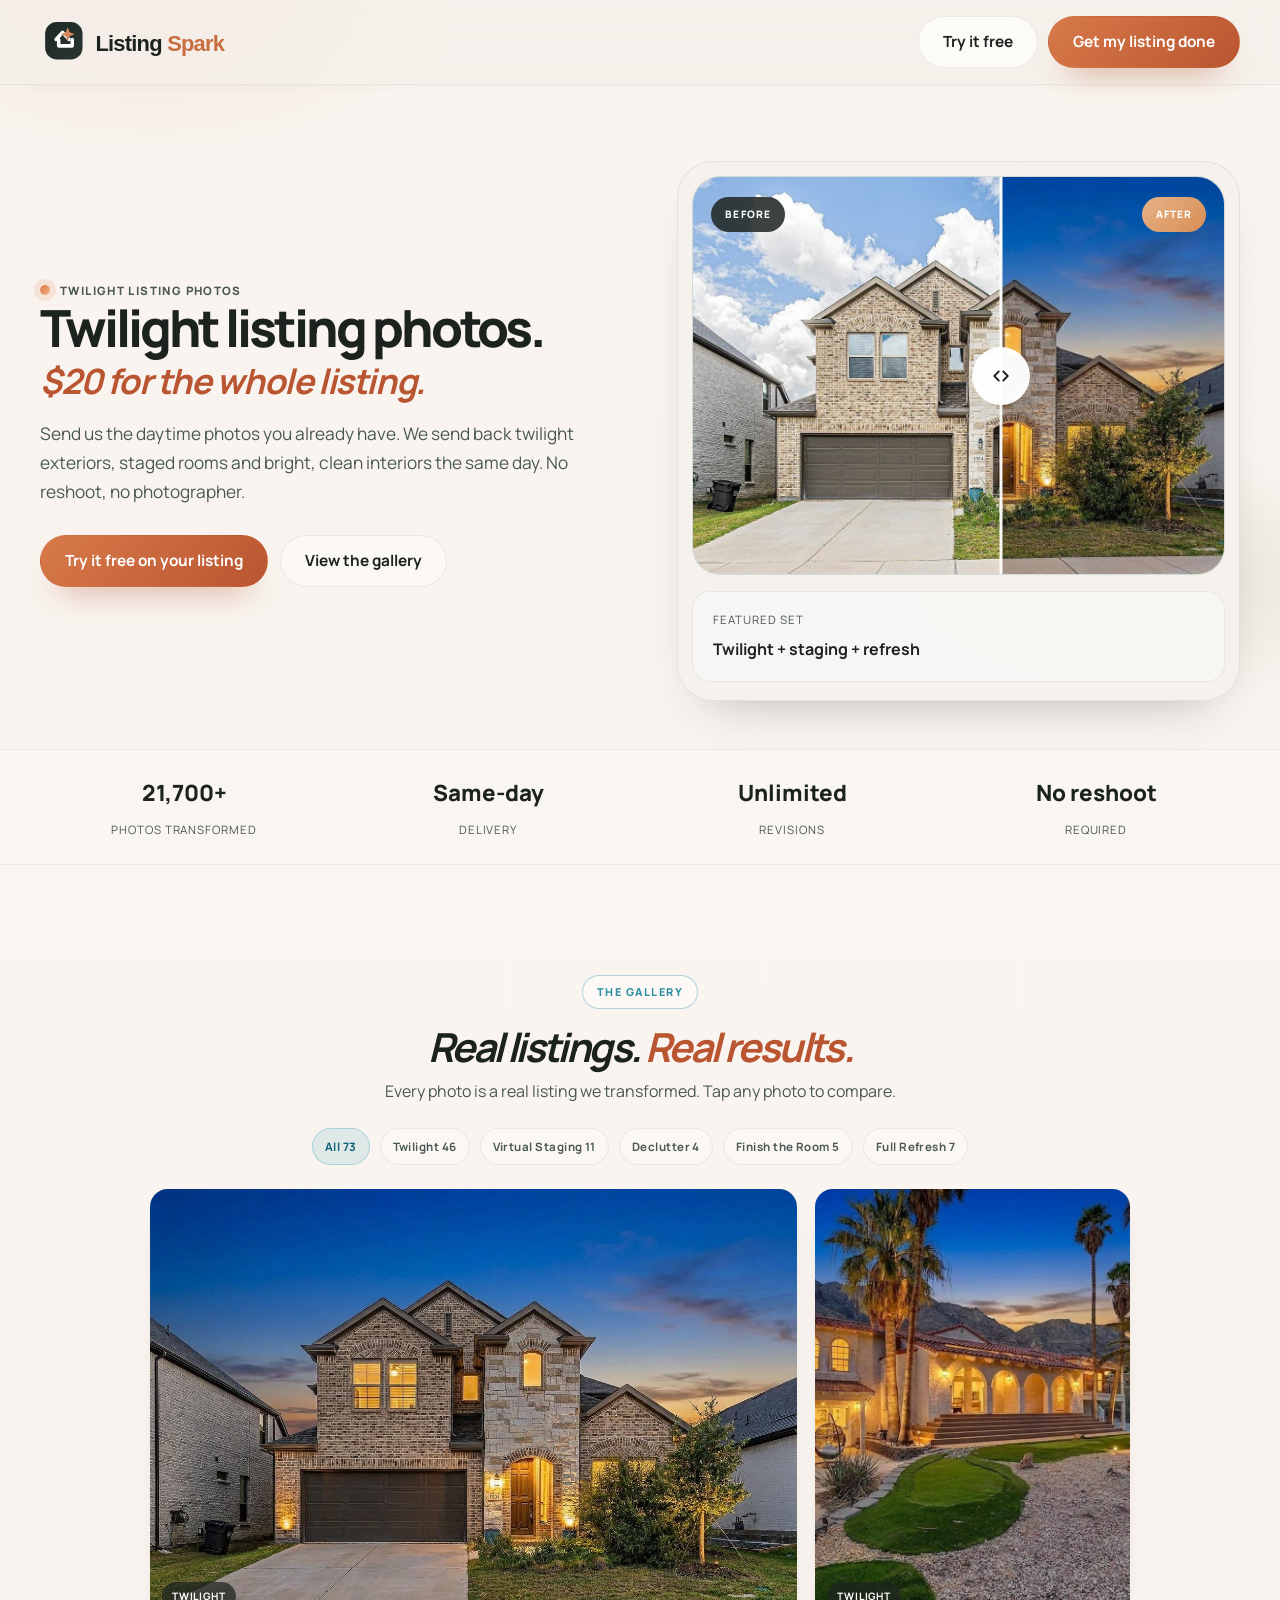
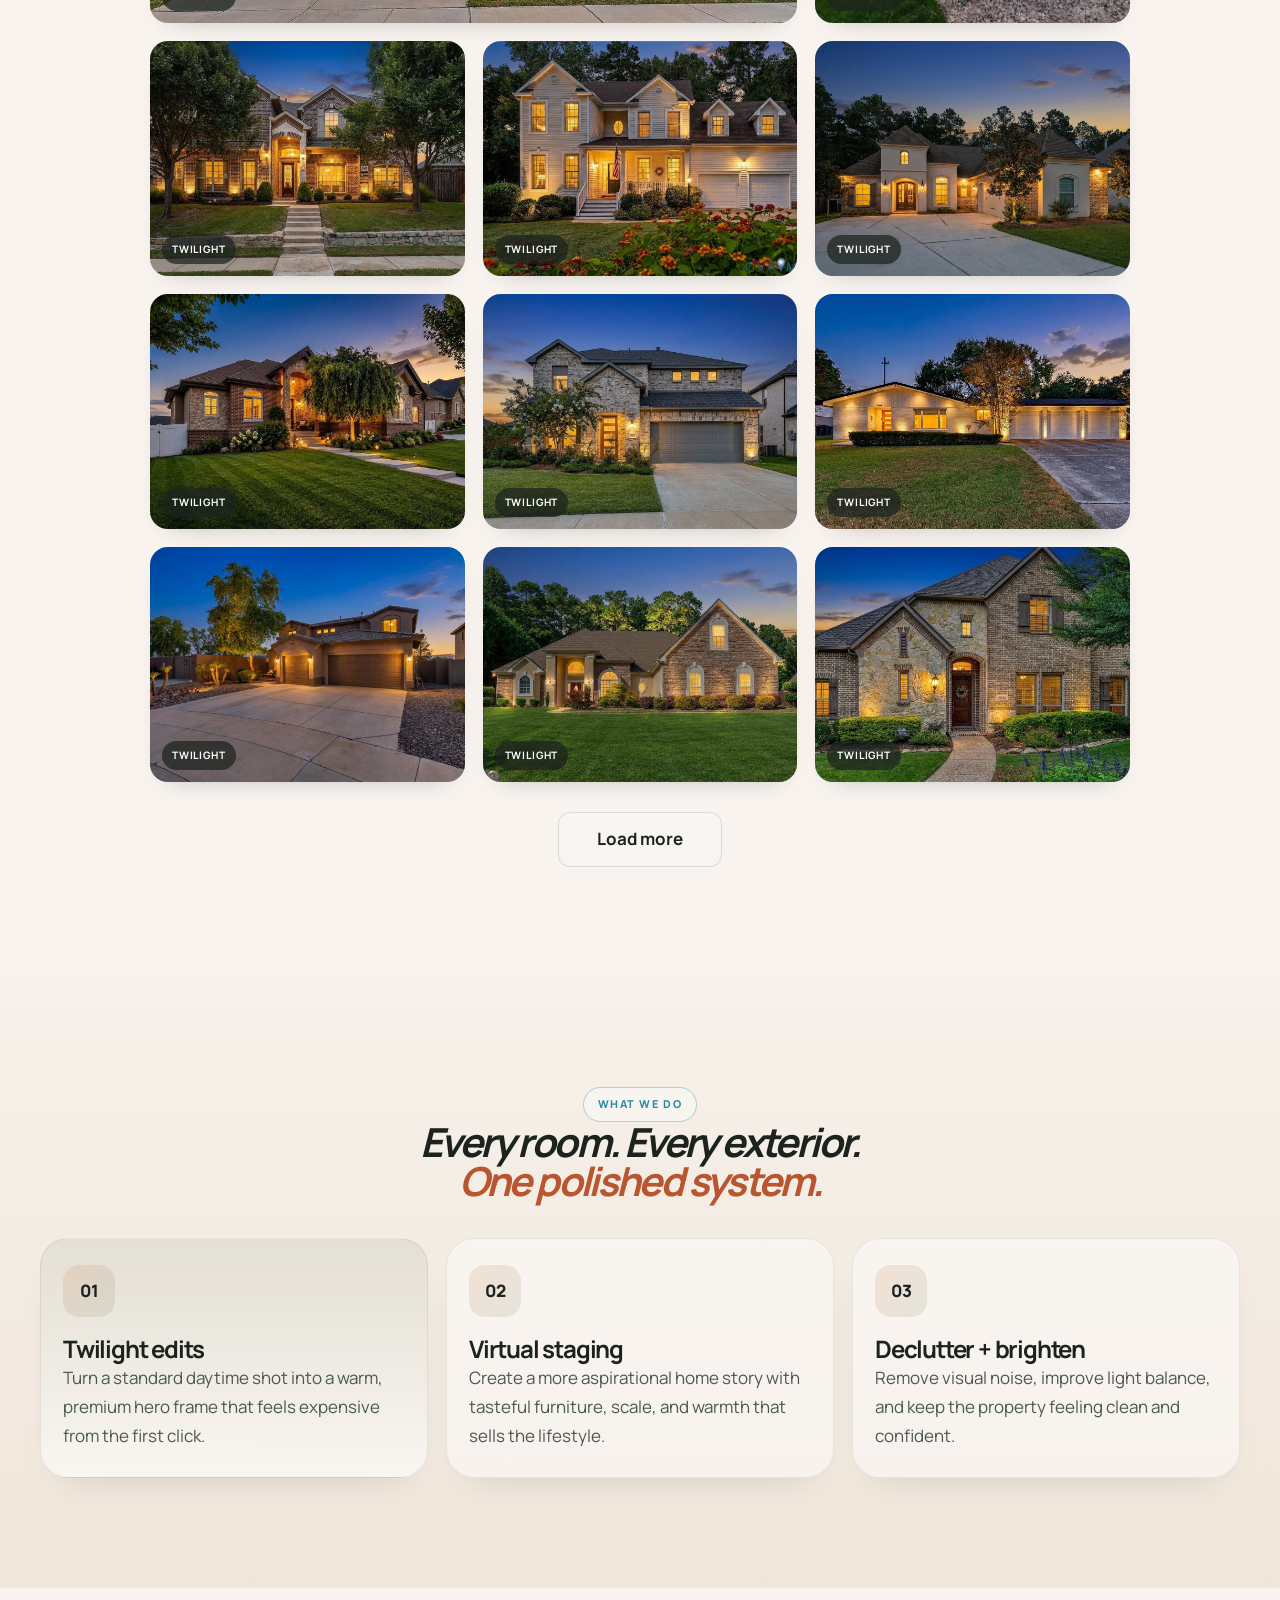
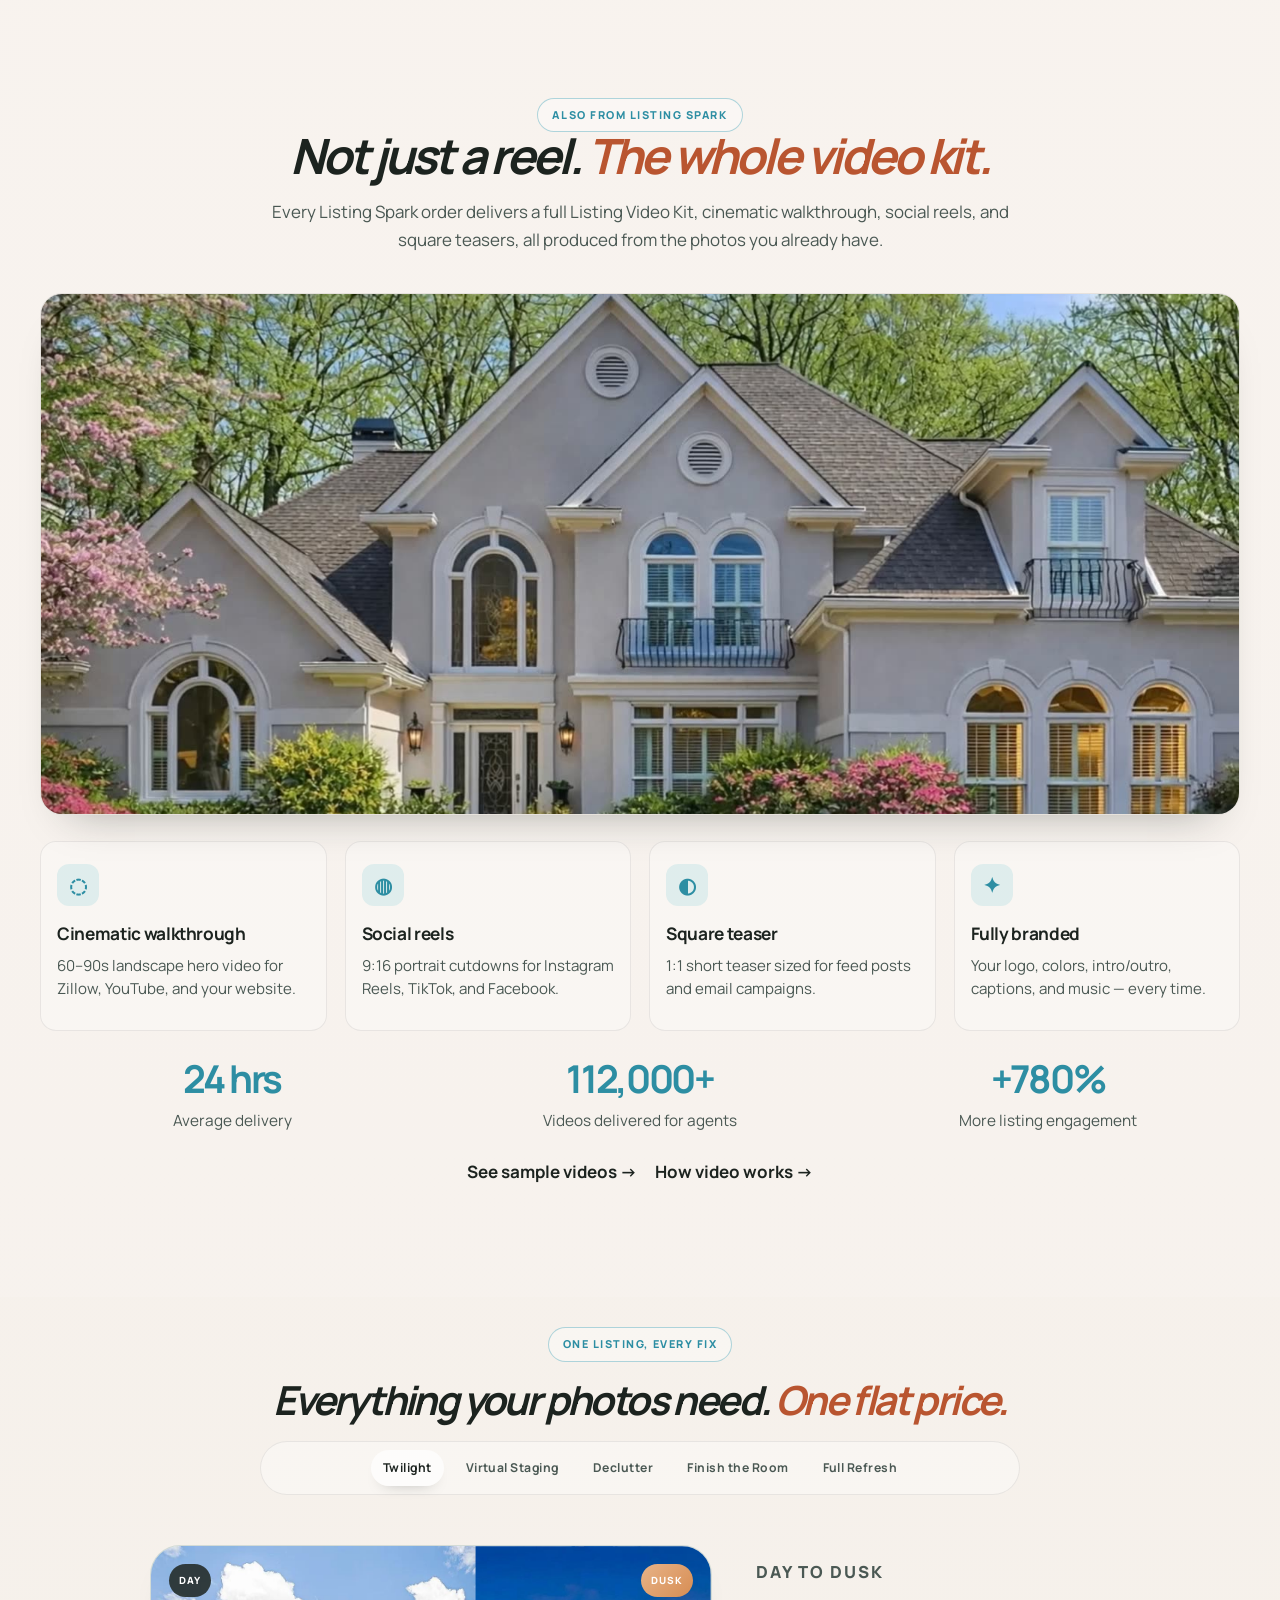
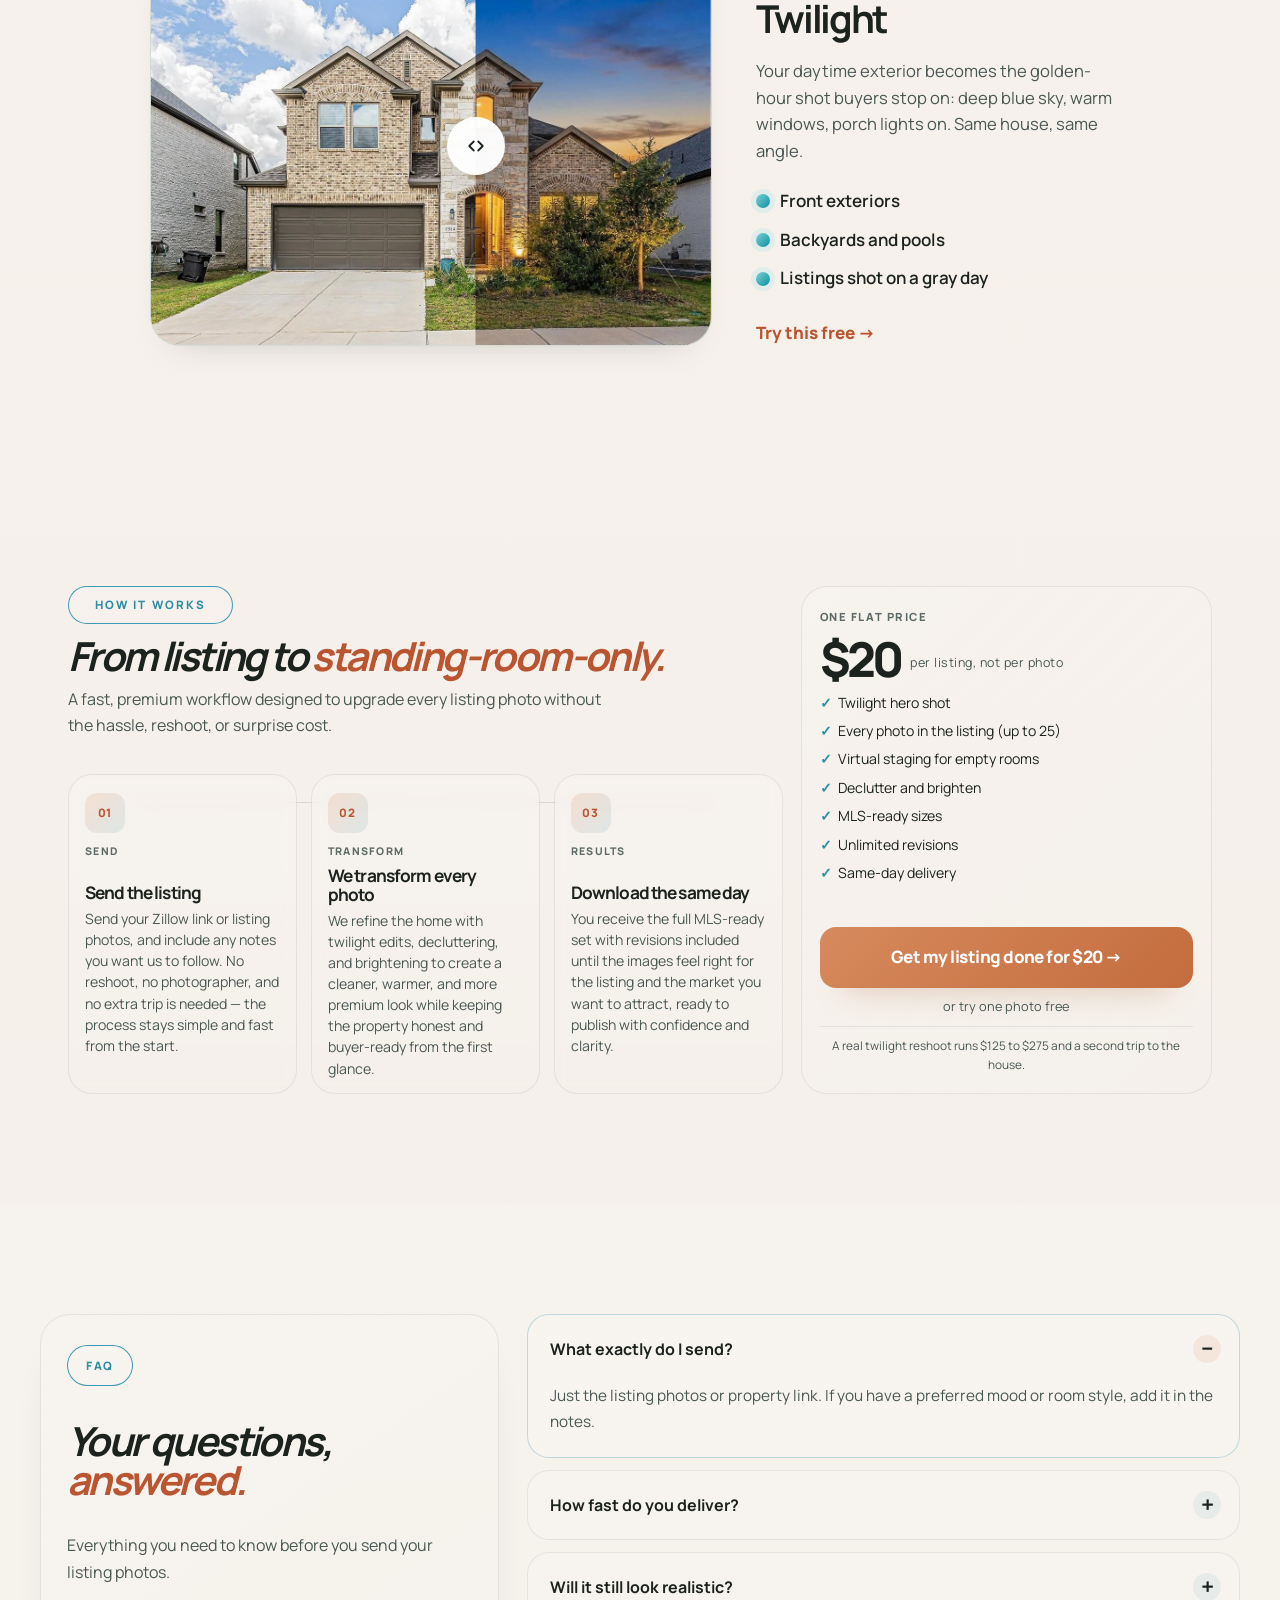
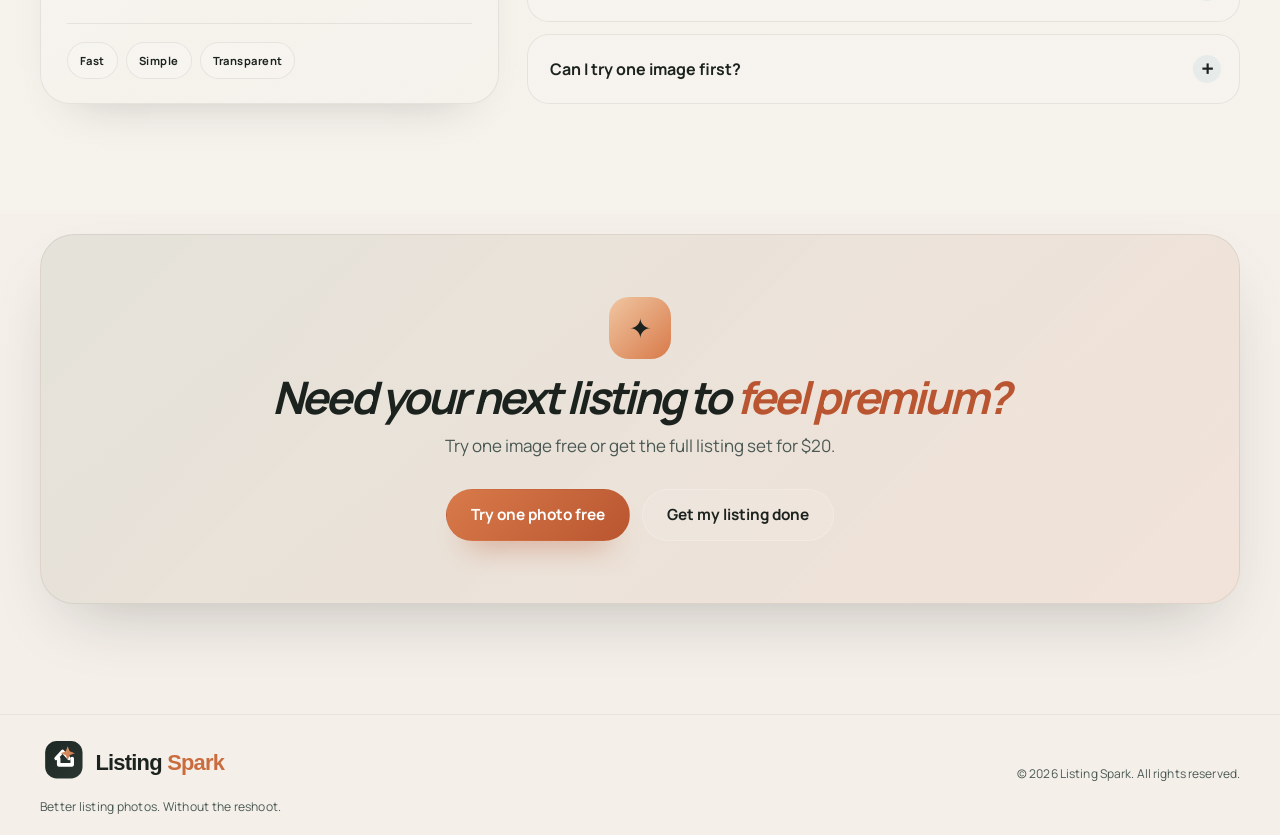
<file: site/listingspark-site/index.html>
<!doctype html>
<html lang="en">
<head>
  <meta charset="utf-8">
  <meta name="viewport" content="width=device-width, initial-scale=1">
  <title>Listing Spark | Twilight Listing Photos</title>
  <meta name="description" content="Twilight listing photos, real before-and-after transformations, and premium listing presentation for modern real estate agents.">
  <meta name="theme-color" content="#f4efe9">
  <link rel="icon" href="assets/img/favicon.svg" type="image/svg+xml">
  <link rel="preconnect" href="https://fonts.googleapis.com">
  <link rel="preconnect" href="https://fonts.gstatic.com" crossorigin>
  <link href="https://fonts.googleapis.com/css2?family=Manrope:wght@400;500;600;700;800&family=Playfair+Display:wght@600;700;800&display=swap" rel="stylesheet">
  <link rel="stylesheet" href="assets/css/styles.css?v=20261030">
</head>
<body>
  <a class="skip" href="#main">Skip to content</a>

  <header class="site-header">
    <div class="wrap topbar">
      <a href="#top" class="brand" aria-label="Listing Spark home">
        <img class="brand-logo" src="assets/img/listing-spark-logo.svg" alt="Listing Spark" />
      </a>

      <div class="header-actions">
        <a class="btn btn-soft" href="#start">Try it free</a>
        <a class="btn btn-primary" href="#start">Get my listing done</a>
      </div>
    </div>
  </header>

  <main id="main">
    <section class="hero-shell">
      <div class="wrap hero-grid">
        <div class="hero-copy">
          <p class="eyebrow"><span class="eyebrow-dot"></span> Twilight listing photos</p>
          <h1><span class="heading-split__main">Twilight listing photos.</span><br><span class="heading-split__accent hero-accent">$20 for the whole listing.</span></h1>
          <p class="hero-lead">Send us the daytime photos you already have. We send back twilight exteriors, staged rooms and bright, clean interiors the same day. No reshoot, no photographer.</p>

          <div class="hero-actions">
            <a class="btn btn-primary" href="#start">Try it free on your listing</a>
            <a class="btn btn-ghost" href="#work">View the gallery</a>
          </div>

        </div>

        <div class="hero-visual">
          <div class="hero-panel">
            <div class="compare" data-compare style="--pos:58%">
              <img src="assets/img/gallery/twilight/1-before.jpg" alt="Before listing image" fetchpriority="high">
              <div class="compare__after">
                <img src="assets/img/gallery/twilight/1-after.jpg" alt="After listing image">
              </div>
              <span class="tag tag-left">Before</span>
              <span class="tag tag-right">After</span>
              <div class="compare__handle" aria-hidden="true">
                <svg viewBox="0 0 24 24" width="18" height="18" fill="none" stroke="currentColor" stroke-width="2.4" stroke-linecap="round" stroke-linejoin="round"><path d="M9 6l-6 6 6 6M15 6l6 6-6 6"/></svg>
              </div>
              <input class="compare__range" type="range" min="0" max="100" value="58" aria-label="Compare before and after listing photo">
            </div>

            <div class="hero-meta">
              <div>
                <span>Featured set</span>
                <strong>Twilight + staging + refresh</strong>
              </div>
            </div>
          </div>
        </div>
      </div>
    </section>

    <section class="brand-strip">
      <div class="wrap brand-strip__grid">
        <div><strong>21,700+</strong><span>photos transformed</span></div>
        <div><strong>Same-day</strong><span>delivery</span></div>
        <div><strong>Unlimited</strong><span>revisions</span></div>
        <div><strong>No reshoot</strong><span>required</span></div>
      </div>
    </section>

    <section class="section work-section" id="work">
      <div class="wrap gallery-wrap">
        <div class="gallery-header">
          <div class="gallery-kicker">The gallery</div>
          <h2><span class="heading-split__main">Real listings.</span> <span class="heading-split__accent">Real results.</span></h2>
          <p>Every photo is a real listing we transformed. Tap any photo to compare.</p>
        </div>

        <div class="gallery-tabs" aria-label="Gallery categories">
          <button class="gallery-tab is-active" type="button" data-filter="all">All 73</button>
          <button class="gallery-tab" type="button" data-filter="twilight">Twilight 46</button>
          <button class="gallery-tab" type="button" data-filter="staging">Virtual Staging 11</button>
          <button class="gallery-tab" type="button" data-filter="declutter">Declutter 4</button>
          <button class="gallery-tab" type="button" data-filter="finish">Finish the Room 5</button>
          <button class="gallery-tab" type="button" data-filter="refresh">Full Refresh 7</button>
        </div>

        <div class="mosaic" data-gallery></div>

        <button class="gallery-more" type="button">Load more</button>
      </div>
    </section>

    <section class="section services-section" id="services">
      <div class="wrap">
        <div class="section-head section-head--center">
          <div class="gallery-kicker">What we do</div>
          <h2><span class="heading-split__main">Every room. Every exterior.</span><br><span class="heading-split__accent">One polished system.</span></h2>
        </div>

        <div class="service-grid">
          <article class="service-card accent">
            <div class="service-icon">01</div>
            <h3>Twilight edits</h3>
            <p>Turn a standard daytime shot into a warm, premium hero frame that feels expensive from the first click.</p>
          </article>

          <article class="service-card">
            <div class="service-icon">02</div>
            <h3>Virtual staging</h3>
            <p>Create a more aspirational home story with tasteful furniture, scale, and warmth that sells the lifestyle.</p>
          </article>

          <article class="service-card">
            <div class="service-icon">03</div>
            <h3>Declutter + brighten</h3>
            <p>Remove visual noise, improve light balance, and keep the property feeling clean and confident.</p>
          </article>
        </div>
      </div>
    </section>

    <section class="section video-kit-section">
      <div class="wrap video-kit-wrap">
        <div class="section-head section-head--center">
          <div class="gallery-kicker">ALSO FROM LISTING SPARK</div>
          <h2><span class="heading-split__main">Not just a reel.</span> <span class="heading-split__accent">The whole video kit.</span></h2>
          <p>Every Listing Spark order delivers a full Listing Video Kit, cinematic walkthrough, social reels, and square teasers, all produced from the photos you already have.</p>
        </div>

        <div class="video-shell">
          <video class="video-preview" autoplay muted loop playsinline poster="assets/img/video-poster.jpg">
            <source src="assets/video/EtchingOverlookHero.mp4" type="video/mp4">
          </video>
        </div>

        <div class="video-features">
          <article class="feature-card">
            <div class="feature-icon">◌</div>
            <h3>Cinematic walkthrough</h3>
            <p>60–90s landscape hero video for Zillow, YouTube, and your website.</p>
          </article>

          <article class="feature-card">
            <div class="feature-icon">◍</div>
            <h3>Social reels</h3>
            <p>9:16 portrait cutdowns for Instagram Reels, TikTok, and Facebook.</p>
          </article>

          <article class="feature-card">
            <div class="feature-icon">◐</div>
            <h3>Square teaser</h3>
            <p>1:1 short teaser sized for feed posts and email campaigns.</p>
          </article>

          <article class="feature-card">
            <div class="feature-icon">✦</div>
            <h3>Fully branded</h3>
            <p>Your logo, colors, intro/outro, captions, and music — every time.</p>
          </article>
        </div>

        <div class="video-stats">
          <div><strong>24 hrs</strong><span>Average delivery</span></div>
          <div><strong>112,000+</strong><span>Videos delivered for agents</span></div>
          <div><strong>+780%</strong><span>More listing engagement</span></div>
        </div>

        <div class="video-links">
          <a href="#start">See sample videos →</a>
          <a href="#process">How video works →</a>
        </div>
      </div>
    </section>

    <section class="section service-showcase-section" id="pricing">
      <div class="wrap flat-price-wrap">
        <div class="flat-price-header">
          <div class="gallery-kicker">One listing, every fix</div>
          <h2><span class="heading-split__main">Everything your photos need.</span> <span class="heading-split__accent">One flat price.</span></h2>
        </div>

        <div class="service-category-pills" aria-label="Service categories">
          <button class="category-pill is-active" type="button" data-service="twilight">Twilight</button>
          <button class="category-pill" type="button" data-service="staging">Virtual Staging</button>
          <button class="category-pill" type="button" data-service="declutter">Declutter</button>
          <button class="category-pill" type="button" data-service="finish">Finish the Room</button>
          <button class="category-pill" type="button" data-service="refresh">Full Refresh</button>
        </div>

        <div class="showcase-card">
          <div class="showcase-compare" data-compare style="--pos:58%">
            <img src="assets/img/gallery/twilight/1-before.jpg" alt="Before listing image" loading="lazy">
            <div class="compare__after">
              <img src="assets/img/gallery/twilight/1-after.jpg" alt="After listing image" loading="lazy">
            </div>
            <span class="tag tag-left">Day</span>
            <span class="tag tag-right">Dusk</span>
            <div class="compare__handle" aria-hidden="true">
              <svg viewBox="0 0 24 24" width="18" height="18" fill="none" stroke="currentColor" stroke-width="2.4" stroke-linecap="round" stroke-linejoin="round"><path d="M9 6l-6 6 6 6M15 6l6 6-6 6"/></svg>
            </div>
            <input class="compare__range" type="range" min="0" max="100" value="58" aria-label="Compare before and after listing photo">
          </div>

          <div class="showcase-copy">
            <p class="showcase-label">Day to dusk</p>
            <h3>Twilight</h3>
            <p>Your daytime exterior becomes the golden-hour shot buyers stop on: deep blue sky, warm windows, porch lights on. Same house, same angle.</p>

            <ul class="feature-list">
              <li>Front exteriors</li>
              <li>Backyards and pools</li>
              <li>Listings shot on a gray day</li>
            </ul>

            <a class="link-arrow" href="#start">Try this free →</a>
          </div>
        </div>
      </div>
    </section>

    <section class="section flow-redesign-section" aria-label="How it works">
      <div class="wrap flow-redesign">
        <div class="flow-redesign__layout">
          <div class="flow-redesign__main">
            <header class="flow-redesign__header">
              <p class="flow-redesign__eyebrow">HOW IT WORKS</p>
              <h2><span class="heading-split__main">From listing to</span> <span class="heading-split__accent">standing-room-only.</span></h2>
              <p class="flow-redesign__subtitle">A fast, premium workflow designed to upgrade every listing photo without the hassle, reshoot, or surprise cost.</p>
            </header>

            <div class="flow-redesign__journey" aria-label="Three-step listing transformation flow">
              <div class="flow-step flow-step--send">
                <div class="flow-step__badge">01</div>
                <div class="flow-step__content">
                  <span class="flow-step__label">Send</span>
                  <h3>Send the listing</h3>
                  <p>Send your Zillow link or listing photos, and include any notes you want us to follow. No reshoot, no photographer, and no extra trip is needed — the process stays simple and fast from the start.</p>
                </div>
              </div>

              <div class="flow-step flow-step--transform">
                <div class="flow-step__badge">02</div>
                <div class="flow-step__content">
                  <span class="flow-step__label">Transform</span>
                  <h3>We transform every photo</h3>
                  <p>We refine the home with twilight edits, decluttering, and brightening to create a cleaner, warmer, and more premium look while keeping the property honest and buyer-ready from the first glance.</p>
                </div>
              </div>

              <div class="flow-step flow-step--result">
                <div class="flow-step__badge">03</div>
                <div class="flow-step__content">
                  <span class="flow-step__label">Results</span>
                  <h3>Download the same day</h3>
                  <p>You receive the full MLS-ready set with revisions included until the images feel right for the listing and the market you want to attract, ready to publish with confidence and clarity.</p>
                </div>
              </div>
            </div>
          </div>

          <aside class="flow-redesign__offer" aria-label="Pricing offer">
            <div class="flow-offer__copy">
              <p class="flow-offer__kicker">One flat price</p>
              <div class="flow-offer__price-row">
                <span class="flow-offer__dollar">$20</span>
                <span class="flow-offer__meta">per listing, not per photo</span>
              </div>
              <ul class="flow-offer__list">
                <li>Twilight hero shot</li>
                <li>Every photo in the listing (up to 25)</li>
                <li>Virtual staging for empty rooms</li>
                <li>Declutter and brighten</li>
                <li>MLS-ready sizes</li>
                <li>Unlimited revisions</li>
                <li>Same-day delivery</li>
              </ul>
            </div>

            <div class="flow-offer__cta-wrap">
              <a class="flow-offer__cta" href="#start">Get my listing done for $20 →</a>
              <p class="flow-offer__note">or try one photo free</p>
              <p class="flow-offer__footnote">A real twilight reshoot runs $125 to $275 and a second trip to the house.</p>
            </div>
          </aside>
        </div>
      </div>
    </section>

    <section class="section faq-section" id="faq">
      <div class="wrap faq-shell">
        <div class="faq-intro">
          <p class="faq-kicker">FAQ</p>
          <h2><span class="heading-split__main">Your questions,</span> <span class="heading-split__accent">answered.</span></h2>
          <p class="faq-intro__copy">Everything you need to know before you send your listing photos.</p>

          <div class="faq-note" aria-label="Key benefits">
            <span>Fast</span>
            <span>Simple</span>
            <span>Transparent</span>
          </div>
        </div>

        <div class="faq-list">
          <details class="faq-item" open>
            <summary><span>What exactly do I send?</span></summary>
            <p>Just the listing photos or property link. If you have a preferred mood or room style, add it in the notes.</p>
          </details>

          <details class="faq-item">
            <summary><span>How fast do you deliver?</span></summary>
            <p>Most projects are completed same day. Rush requests are also available when timing matters.</p>
          </details>

          <details class="faq-item">
            <summary><span>Will it still look realistic?</span></summary>
            <p>Yes. The goal is to elevate the home while keeping it honest, refined, and believable for buyers.</p>
          </details>

          <details class="faq-item">
            <summary><span>Can I try one image first?</span></summary>
            <p>Absolutely. We can start with a single photo to show the style before you commit to the full set.</p>
          </details>
        </div>
      </div>
    </section>

    <section class="section cta-section" id="start">
      <div class="wrap cta-box">
        <div class="cta-mark">✦</div>
        <h2><span class="heading-split__main">Need your next listing to</span> <span class="heading-split__accent">feel premium?</span></h2>
        <p>Try one image free or get the full listing set for $20.</p>
        <div class="hero-actions hero-actions--center">
          <a class="btn btn-primary" href="mailto:hello@listingspark.com?subject=Free%20photo%20trial">Try one photo free</a>
          <a class="btn btn-cta" href="mailto:hello@listingspark.com?subject=Order%20Listing%20Spark">Get my listing done</a>
        </div>
      </div>
    </section>
  </main>

  <footer class="site-footer">
    <div class="wrap footer-shell">
      <div class="footer-brand-block">
        <a href="#top" class="footer-brand" aria-label="Listing Spark home">
          <img class="brand-logo" src="assets/img/listing-spark-logo.svg" alt="Listing Spark" />
        </a>
        <p class="footer-tagline">Better listing photos. Without the reshoot.</p>
      </div>

      <p class="footer-copy">© <span data-year>2026</span> Listing Spark. All rights reserved.</p>
    </div>
  </footer>

  <script src="assets/js/main.js?v=20261030" defer></script>
</body>
</html>
</file>
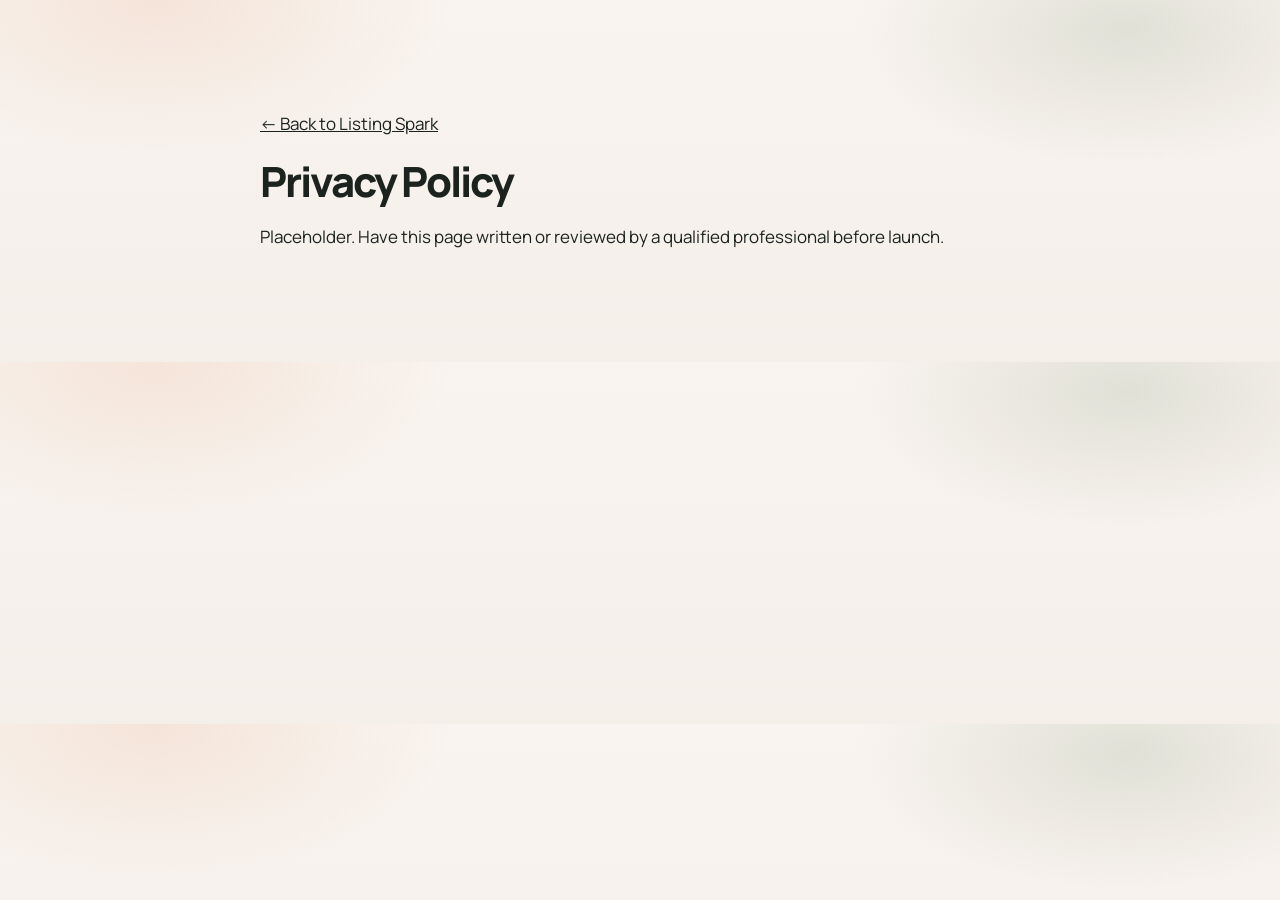
<file: site/listingspark-site/privacy.html>
<!doctype html><html lang="en"><head><meta charset="utf-8"><meta name="viewport" content="width=device-width, initial-scale=1"><title>Privacy Policy | Listing Spark</title><link rel="icon" href="assets/img/favicon.svg"><link href="https://fonts.googleapis.com/css2?family=Manrope:wght@400;500;600;700;800&display=swap" rel="stylesheet"><link rel="stylesheet" href="assets/css/styles.css"></head>
<body><main class="section"><div class="wrap" style="max-width:760px"><p><a class="link" href="index.html">← Back to Listing Spark</a></p><h1 style="font-size:2.6rem;margin:24px 0">Privacy Policy</h1><p class="muted">Placeholder. Have this page written or reviewed by a qualified professional before launch.</p></div></main></body></html>
</file>
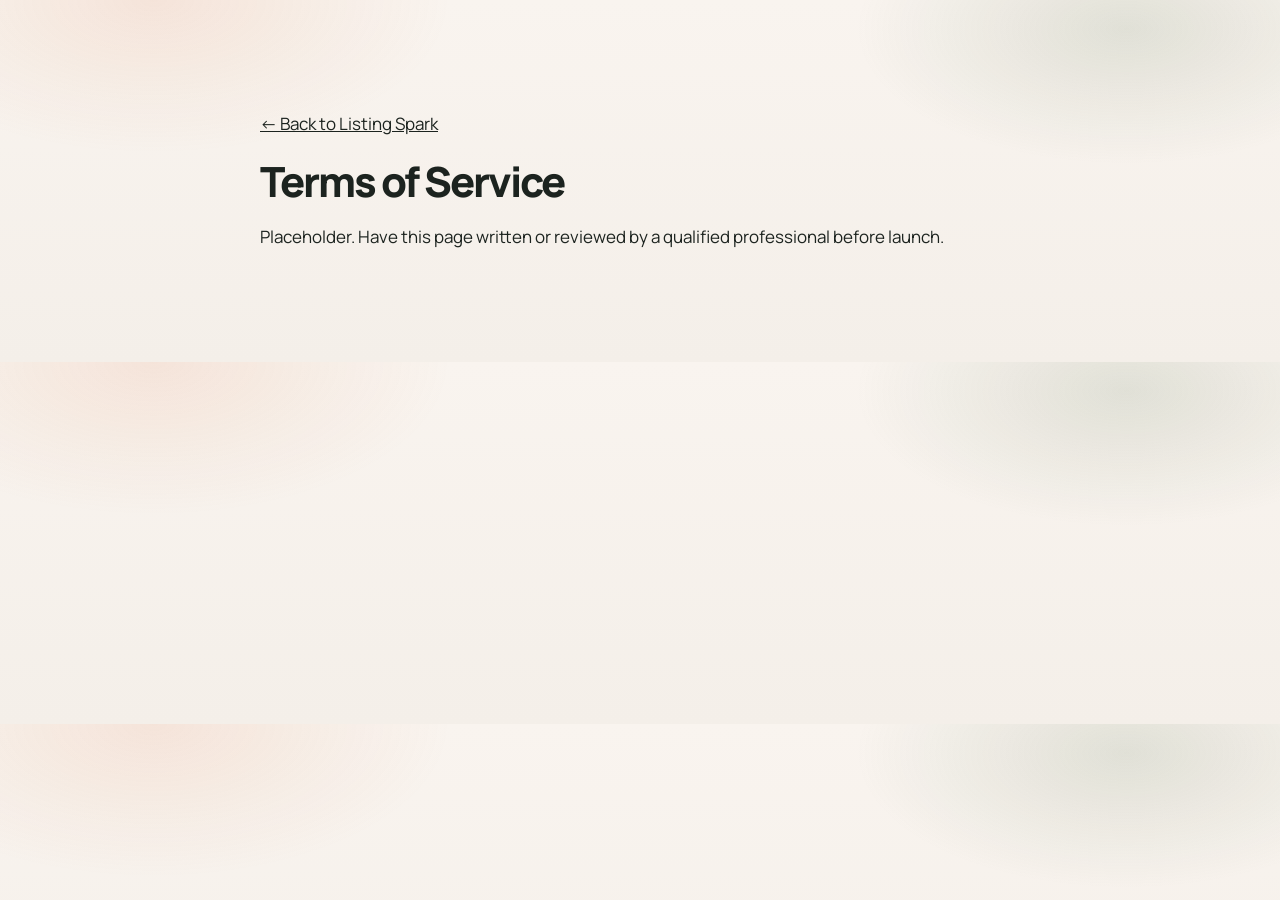
<file: site/listingspark-site/terms.html>
<!doctype html><html lang="en"><head><meta charset="utf-8"><meta name="viewport" content="width=device-width, initial-scale=1"><title>Terms of Service | Listing Spark</title><link rel="icon" href="assets/img/favicon.svg"><link href="https://fonts.googleapis.com/css2?family=Manrope:wght@400;500;600;700;800&display=swap" rel="stylesheet"><link rel="stylesheet" href="assets/css/styles.css"></head>
<body><main class="section"><div class="wrap" style="max-width:760px"><p><a class="link" href="index.html">← Back to Listing Spark</a></p><h1 style="font-size:2.6rem;margin:24px 0">Terms of Service</h1><p class="muted">Placeholder. Have this page written or reviewed by a qualified professional before launch.</p></div></main></body></html>
</file>
<file: site/listingspark-site/assets/css/styles.css>
:root {
  --bg: #f4efe9;
  --bg-deep: #efe5da;
  --panel: #fbf8f4;
  --panel-2: #f1e5d7;
  --ink: #1c231f;
  --ink-soft: #4a5853;
  --line: rgba(28,35,31,0.1);
  --sage: #73886a;
  --sage-soft: #dfe8d5;
  --teal: #2d8ea3;
  --terracotta: #d87a4a;
  --terracotta-deep: #b95530;
  --sand: #ebd3b3;
  --charcoal: #202925;
  --white: #ffffff;
  --shadow: 0 30px 70px -30px rgba(28,35,31,0.28);
  --shadow-soft: 0 18px 38px -26px rgba(28,35,31,0.22);
  --radius: 28px;
  --radius-lg: 40px;
  --ease: cubic-bezier(0.2, 0.8, 0.2, 1);
  --font-head: "Manrope", "Segoe UI", sans-serif;
  --font-display: "Playfair Display", Georgia, serif;
}

* { box-sizing: border-box; }
html { scroll-behavior: smooth; scroll-padding-top: 84px; -webkit-text-size-adjust: 100%; }
body {
  margin: 0;
  background:
    radial-gradient(620px 320px at 12% 0%, rgba(216,122,74,0.13), transparent 48%),
    radial-gradient(520px 260px at 88% 8%, rgba(115,136,106,0.18), transparent 52%),
    linear-gradient(180deg, #f9f4ef 0%, var(--bg) 100%);
  color: var(--ink);
  font: 400 17px/1.7 var(--font-head);
  -webkit-font-smoothing: antialiased;
  overflow-x: hidden;
}
img { display: block; max-width: 100%; }
a { color: inherit; }
button, input { font: inherit; }
h1, h2, h3 { margin: 0; letter-spacing: -0.05em; }
h1 { font-size: 40px; line-height: 0.88; font-weight: 800; }
h2 {
  color: var(--ink);
  font-size: 40px;
  line-height: 0.98;
  letter-spacing: -0.065em;
  font-weight: 700;
}
h2 span {
  color: var(--terracotta-deep);
  font-style: italic;
}
.heading-split__main,
.heading-split__accent {
  display: inline;
}
.heading-split__main {
  color: var(--ink);
}
.heading-split__accent {
  color: var(--terracotta-deep);
  font-style: italic;
  font-weight: 700;
  display: inline-block;
}
h3 { font-size: 1.5rem; line-height: 1.2; font-weight: 700; }
p { margin: 0; }
.wrap { width: min(1200px, calc(100% - 40px)); margin: 0 auto; }
.skip { position: absolute; left: -999px; top: 12px; padding: 10px 14px; background: var(--ink); color: var(--white); border-radius: 10px; z-index: 100; }
.skip:focus { left: 12px; }
:focus-visible { outline: 3px solid var(--sage); outline-offset: 3px; border-radius: 8px; }

.btn {
  display: inline-flex;
  align-items: center;
  justify-content: center;
  gap: 8px;
  min-height: 52px;
  padding: 15px 24px;
  border-radius: 999px;
  border: 1px solid transparent;
  text-decoration: none;
  font: 700 0.96rem/1 var(--font-head);
  transition: transform 0.2s var(--ease), box-shadow 0.2s var(--ease), opacity 0.2s var(--ease), border-color 0.2s var(--ease);
  white-space: nowrap;
  cursor: pointer;
}
.btn:hover {
  transform: translateY(-2px);
  box-shadow: 0 18px 30px -22px rgba(28,35,31,0.35);
}
.btn-primary {
  color: var(--white);
  background: linear-gradient(135deg, var(--terracotta) 0%, var(--terracotta-deep) 100%);
  box-shadow: 0 20px 30px -20px rgba(184,85,48,0.8);
}
.btn-soft {
  color: var(--ink);
  background: rgba(255,255,255,0.68);
  border-color: rgba(28,35,31,0.08);
}
.btn-ghost {
  color: var(--ink);
  background: rgba(255,255,255,0.38);
  border-color: rgba(28,35,31,0.08);
}
.btn-cta {
  color: var(--ink);
  background: rgba(255,255,255,0.12);
  border-color: rgba(255,255,255,0.18);
}
.btn-block { width: 100%; }

.eyebrow {
  display: inline-flex;
  align-items: center;
  gap: 10px;
  margin: 0;
  font-size: 0.72rem;
  font-weight: 800;
  letter-spacing: 0.12em;
  text-transform: uppercase;
  color: var(--ink-soft);
}
.eyebrow-dot {
  width: 10px;
  height: 10px;
  border-radius: 50%;
  background: linear-gradient(135deg, var(--terracotta), #f7b083);
  box-shadow: 0 0 0 6px rgba(216,122,74,0.14);
}
.eyebrow-dark { color: #5c6961; }

.site-header {
  position: sticky;
  top: 0;
  z-index: 30;
  background: rgba(244,239,233,0.82);
  backdrop-filter: blur(18px);
  -webkit-backdrop-filter: blur(18px);
  border-bottom: 1px solid rgba(28,35,31,0.06);
  box-shadow: 0 10px 24px -24px rgba(28,35,31,0.18);
}
.topbar {
  display: flex;
  align-items: center;
  justify-content: space-between;
  gap: 18px;
  min-height: 84px;
}
.brand {
  display: inline-flex;
  align-items: center;
  gap: 12px;
  flex-shrink: 0;
  text-decoration: none;
  color: var(--ink);
}
.brand-logo {
  display: block;
  height: 58px;
  width: auto;
}
.main-nav {
  display: flex;
  align-items: center;
  gap: 24px;
}
.main-nav a {
  text-decoration: none;
  color: var(--ink-soft);
  font-weight: 600;
  font-size: 0.92rem;
}
.header-actions { display: flex; align-items: center; gap: 10px; }
.nav-toggle {
  display: none;
  width: 42px;
  height: 42px;
  border-radius: 12px;
  background: rgba(255,255,255,0.5);
  border: 1px solid rgba(28,35,31,0.08);
  color: var(--ink);
  cursor: pointer;
}
.mobile-menu {
  display: flex;
  flex-direction: column;
  gap: 10px;
  padding: 10px 20px 20px;
  background: rgba(244,239,233,0.97);
  border-top: 1px solid rgba(28,35,31,0.04);
}
.mobile-menu[hidden] { display: none; }
.mobile-menu a:not(.btn) {
  padding: 10px 0;
  border-bottom: 1px solid rgba(28,35,31,0.06);
  text-decoration: none;
  color: var(--ink-soft);
}

.hero-shell {
  position: relative;
  padding: 76px 0 48px;
}
.hero-grid {
  display: grid;
  grid-template-columns: 1.02fr 0.98fr;
  align-items: center;
  gap: 52px;
}
.hero-copy h1 {
  max-width: 620px;
  font-family: var(--font-head);
  letter-spacing: -0.06em;
  line-height: 0.92;
  text-wrap: balance;
  font-size: clamp(2.3rem, 4vw, 4rem);
}
.hero-accent {
  display: inline-block;
  color: var(--terracotta-deep);
  font-weight: 700;
  font-size: 0.68em;
  letter-spacing: -0.04em;
  font-style: italic;
}
.hero-lead {
  max-width: 560px;
  margin-top: 20px;
  color: var(--ink-soft);
  font-size: 1.08rem;
}
.hero-actions {
  display: flex;
  flex-wrap: wrap;
  gap: 12px;
  margin-top: 28px;
}
.hero-actions--center { justify-content: center; }
.hero-proof {
  display: grid;
  grid-template-columns: repeat(3, minmax(0, 1fr));
  gap: 14px;
  max-width: 520px;
  margin-top: 28px;
}
.hero-proof div {
  padding: 18px 14px;
  background: rgba(255,255,255,0.4);
  border: 1px solid rgba(28,35,31,0.08);
  border-radius: 18px;
  box-shadow: var(--shadow-soft);
}
.hero-proof strong {
  display: block;
  font-size: 1.5rem;
  font-weight: 800;
}
.hero-proof span {
  display: block;
  margin-top: 5px;
  font-size: 0.72rem;
  letter-spacing: 0.08em;
  text-transform: uppercase;
  color: var(--ink-soft);
}
.hero-panel {
  position: relative;
  padding: 14px 14px 18px;
  border-radius: 36px;
  background: rgba(245,242,238,0.96);
  border: 1px solid rgba(28,35,31,0.08);
  box-shadow: 0 26px 52px -32px rgba(28,35,31,0.35);
}
.compare {
  position: relative;
  overflow: hidden;
  border-radius: 28px;
  background: #dfe7e2;
  aspect-ratio: 4 / 3;
  border: 1px solid rgba(28,35,31,0.06);
  box-shadow: inset 0 0 0 1px rgba(255,255,255,0.22);
  user-select: none;
  touch-action: pan-y;
}
.compare img { width: 100%; height: 100%; object-fit: cover; }
.compare__after {
  position: absolute;
  inset: 0;
  clip-path: inset(0 0 0 var(--pos));
}
.compare__after img { position: absolute; inset: 0; }
.compare::after {
  content: "";
  position: absolute;
  inset: 0 auto 0 var(--pos);
  width: 3px;
  transform: translateX(-50%);
  background: rgba(255,255,255,0.94);
  pointer-events: none;
}
.compare__handle {
  position: absolute;
  top: 50%;
  left: var(--pos);
  transform: translate(-50%, -50%);
  width: 58px;
  height: 58px;
  border-radius: 50%;
  background: rgba(255,255,255,0.96);
  color: var(--ink);
  display: grid;
  place-items: center;
  box-shadow: 0 18px 30px -20px rgba(28,35,31,0.38);
  pointer-events: none;
  z-index: 2;
}
.compare__range {
  position: absolute;
  inset: 0;
  width: 100%;
  height: 100%;
  opacity: 0;
  cursor: ew-resize;
  z-index: 3;
}
.tag {
  position: absolute;
  top: 20px;
  z-index: 2;
  padding: 9px 14px;
  border-radius: 999px;
  background: rgba(34,41,38,0.88);
  color: var(--white);
  font-size: 0.64rem;
  font-weight: 800;
  letter-spacing: 0.1em;
  text-transform: uppercase;
  box-shadow: 0 12px 22px -18px rgba(28,35,31,0.55);
}
.tag-left { left: 18px; }
.tag-right {
  right: 18px;
  background: linear-gradient(135deg, #e7b388, #d78d53);
  color: #fff;
}
.hero-meta {
  display: flex;
  align-items: center;
  justify-content: space-between;
  gap: 16px;
  margin-top: 16px;
  padding: 18px 20px;
  border-radius: 18px;
  background: rgba(255,255,255,0.35);
  border: 1px solid rgba(28,35,31,0.08);
}
.hero-meta span {
  display: block;
  font-size: 0.72rem;
  letter-spacing: 0.08em;
  text-transform: uppercase;
  color: var(--ink-soft);
}
.hero-meta strong {
  display: block;
  margin-top: 6px;
  font-size: 1rem;
}

.brand-strip {
  border-top: 1px solid rgba(28,35,31,0.06);
  border-bottom: 1px solid rgba(28,35,31,0.06);
  background: rgba(255,255,255,0.16);
}
.brand-strip__grid {
  display: grid;
  grid-template-columns: repeat(4, minmax(0, 1fr));
  gap: 16px;
  padding: 24px 0;
}
.brand-strip__grid div {
  text-align: center;
}
.brand-strip__grid strong {
  display: block;
  font-size: 1.4rem;
  font-weight: 800;
}
.brand-strip__grid span {
  display: block;
  margin-top: 8px;
  font-size: 0.72rem;
  letter-spacing: 0.08em;
  text-transform: uppercase;
  color: var(--ink-soft);
}

.flow-redesign-section {
  padding-top: 42px;
  padding-bottom: 28px;
}
.flow-redesign {
  max-width: 1180px;
  margin: 0 auto;
  padding: 18px 18px 0;
}
.flow-redesign__layout {
  display: grid;
  grid-template-columns: minmax(0, 1.65fr) minmax(290px, 0.95fr);
  gap: 18px;
  align-items: stretch;
}
.flow-redesign__main {
  display: flex;
  flex-direction: column;
  justify-content: center;
  min-height: 100%;
}
.flow-redesign__header {
  max-width: 720px;
  margin: 0 0 20px;
  text-align: left;
}
.flow-redesign__eyebrow {
  display: inline-flex;
  align-items: center;
  justify-content: center;
  margin: 0 0 12px;
  padding: 12px 26px;
  border: 1px solid rgba(40, 143, 173, 0.9);
  border-radius: 999px;
  background: rgba(255,255,255,0.12);
  color: var(--teal);
  font-size: 0.72rem;
  font-weight: 800;
  letter-spacing: 0.18em;
  text-transform: uppercase;
  line-height: 1;
}
.flow-redesign__header h2 {
  margin: 0;
}
.flow-redesign__subtitle {
  max-width: 560px;
  margin: 12px 0 0;
  color: var(--ink-soft);
  font-size: 1rem;
  line-height: 1.6;
}
.flow-redesign__journey {
  position: relative;
  display: grid;
  grid-template-columns: repeat(3, minmax(0, 1fr));
  gap: 14px;
  padding: 16px 0 0;
  align-items: stretch;
  height: 100%;
}
.flow-redesign__journey::before {
  content: "";
  position: absolute;
  left: 10%;
  right: 10%;
  top: 44px;
  height: 1px;
  background: linear-gradient(90deg, rgba(216,122,74,0.32), rgba(40,143,173,0.18), rgba(216,122,74,0.32));
}
.flow-step {
  position: relative;
  display: flex;
  flex-direction: column;
  justify-content: flex-start;
  min-height: 220px;
  height: 100%;
  padding: 18px 16px 14px;
  border: 1px solid rgba(25, 35, 36, 0.08);
  border-radius: 24px;
  background: linear-gradient(180deg, rgba(255,255,255,0.18), rgba(255,255,255,0.04));
  backdrop-filter: blur(6px);
  transition: transform 0.2s ease, border-color 0.2s ease, box-shadow 0.2s ease;
}
.flow-step:hover {
  transform: translateY(-4px);
  border-color: rgba(53, 122, 136, 0.18);
  box-shadow: 0 20px 35px -28px rgba(18, 34, 41, 0.22);
}
.flow-step__badge {
  position: relative;
  z-index: 1;
  display: inline-grid;
  place-items: center;
  width: 40px;
  height: 40px;
  margin-bottom: 12px;
  border-radius: 12px;
  background: linear-gradient(135deg, rgba(240, 146, 101, 0.2), rgba(40, 143, 173, 0.12));
  color: var(--terracotta-deep);
  font-size: 0.72rem;
  font-weight: 800;
  letter-spacing: 0.08em;
  flex-shrink: 0;
}
.flow-step__content {
  position: relative;
  z-index: 1;
  display: flex;
  flex: 1;
  flex-direction: column;
  justify-content: flex-start;
}
.flow-step__label {
  display: inline-block;
  margin-bottom: 8px;
  color: #5d6b67;
  font-size: 0.66rem;
  font-weight: 800;
  text-transform: uppercase;
  letter-spacing: 0.12em;
  line-height: 1.2;
}
.flow-step h3 {
  display: flex;
  align-items: flex-end;
  min-height: 2.1em;
  margin: 0 0 6px;
  font-size: clamp(1.08rem, 1.2vw, 1.38rem);
  line-height: 1.1;
  letter-spacing: -0.05em;
}
.flow-step p {
  margin: 0;
  color: var(--ink-soft);
  font-size: 0.88rem;
  line-height: 1.5;
  text-align: left;
  flex: 1;
}
.flow-redesign__offer {
  display: grid;
  grid-template-columns: 1fr;
  gap: 18px;
  align-self: stretch;
  height: 100%;
  padding: 20px 18px 18px;
  border: 1px solid rgba(30, 42, 43, 0.08);
  border-radius: 26px;
  background: linear-gradient(135deg, rgba(255,255,255,0.14), rgba(255,255,255,0.05));
}
.flow-offer__copy {
  display: flex;
  flex-direction: column;
  gap: 12px;
}
.flow-offer__kicker {
  margin: 0;
  color: #5d6b67;
  font-size: 0.7rem;
  font-weight: 800;
  letter-spacing: 0.14em;
  text-transform: uppercase;
}
.flow-offer__price-row {
  display: flex;
  align-items: flex-end;
  justify-content: flex-start;
  gap: 10px;
  flex-wrap: wrap;
}
.flow-offer__dollar {
  font-size: clamp(3rem, 2.8vw, 4rem);
  line-height: 0.88;
  letter-spacing: -0.08em;
  font-weight: 800;
}
.flow-offer__meta {
  padding-bottom: 7px;
  color: var(--ink-soft);
  font-size: 0.78rem;
  letter-spacing: 0.04em;
}
.flow-offer__list {
  list-style: none;
  display: grid;
  grid-template-columns: 1fr;
  gap: 8px;
  padding: 0;
  margin: 0;
}
.flow-offer__list li {
  position: relative;
  padding-left: 18px;
  color: var(--ink);
  font-size: 0.88rem;
  line-height: 1.45;
}
.flow-offer__list li::before {
  content: "✓";
  position: absolute;
  left: 0;
  top: 0;
  color: var(--teal);
  font-weight: 800;
}
.flow-offer__cta-wrap {
  display: flex;
  flex-direction: column;
  align-items: stretch;
  justify-content: center;
  gap: 8px;
  margin-top: auto;
}
.flow-offer__cta {
  display: inline-flex;
  align-items: center;
  justify-content: center;
  width: 100%;
  padding: 16px 18px;
  border-radius: 16px;
  background: linear-gradient(135deg, #d68a5d, #c46c3e);
  color: #fff;
  font-weight: 800;
  letter-spacing: -0.03em;
  text-decoration: none;
  box-shadow: 0 22px 30px -26px rgba(180, 110, 70, 0.8);
}
.flow-offer__note {
  margin: 0;
  text-align: center;
  color: var(--ink-soft);
  font-size: 0.8rem;
}
.flow-offer__footnote {
  margin: 0;
  padding-top: 10px;
  border-top: 1px solid rgba(28,35,31,0.08);
  color: var(--ink-soft);
  font-size: 0.74rem;
  line-height: 1.6;
  text-align: center;
}

@media (max-width: 980px) {
  .flow-redesign__layout {
    grid-template-columns: 1fr;
  }

  .flow-redesign__header {
    max-width: none;
    text-align: left;
  }

  .flow-redesign__journey {
    grid-template-columns: 1fr;
  }

  .flow-redesign__journey::before {
    display: none;
  }

  .flow-offer__list {
    grid-template-columns: 1fr;
  }
}

@media (max-width: 560px) {
  .flow-redesign {
    padding-left: 12px;
    padding-right: 12px;
  }

  .flow-redesign__header h2 {
    font-size: clamp(1.9rem, 7vw, 2.5rem);
  }

  .flow-redesign__subtitle {
    font-size: 0.96rem;
  }

  .flow-step {
    min-height: unset;
  }

  .flow-offer__price-row {
    align-items: center;
  }
}

.video-kit-section {
  background: rgba(255,255,255,0.08);
  padding-top: 40px;
}
.video-kit-wrap {
  max-width: 1200px;
}
.video-kit-wrap .section-head h2 {
  font-size: clamp(2.5rem, 3.8vw, 4.4rem);
}
.video-kit-wrap .section-head p {
  max-width: 820px;
  margin: 18px auto 0;
  font-size: 1.06rem;
  color: var(--ink-soft);
}
.video-shell {
  position: relative;
  margin-top: 30px;
  border-radius: 22px;
  overflow: hidden;
  border: 1px solid rgba(28,35,31,0.08);
  box-shadow: 0 25px 42px -30px rgba(28,35,31,0.4);
}
.video-preview {
  display: block;
  width: 100%;
  height: 520px;
  object-fit: cover;
  background: #dfeae3;
}
.video-play {
  position: absolute;
  left: 50%;
  top: 50%;
  transform: translate(-50%, -50%);
  width: 92px;
  height: 92px;
  border: 0;
  border-radius: 50%;
  background: rgba(39, 174, 191, 0.9);
  color: #fff;
  font-size: 2rem;
  box-shadow: 0 16px 26px -12px rgba(39, 174, 191, 0.55);
  cursor: pointer;
}
.video-features {
  display: grid;
  grid-template-columns: repeat(4, minmax(0, 1fr));
  gap: 18px;
  margin-top: 26px;
}
.feature-card {
  padding: 22px 16px 18px;
  border: 1px solid rgba(28,35,31,0.08);
  border-radius: 16px;
  background: rgba(255,255,255,0.3);
  min-height: 190px;
}
.feature-icon {
  display: grid;
  place-items: center;
  width: 42px;
  height: 42px;
  border-radius: 12px;
  background: rgba(39, 174, 191, 0.12);
  color: var(--teal);
  font-size: 1.3rem;
  font-weight: 700;
}
.feature-card h3 {
  margin: 18px 0 10px;
  font-size: 1.08rem;
  letter-spacing: -0.02em;
}
.feature-card p {
  margin: 0;
  color: var(--ink-soft);
  font-size: 0.94rem;
  line-height: 1.5;
}
.video-stats {
  display: grid;
  grid-template-columns: repeat(3, minmax(0, 1fr));
  gap: 24px;
  margin-top: 30px;
  text-align: center;
}
.video-stats strong {
  display: block;
  font-size: clamp(2.2rem, 3vw, 4rem);
  line-height: 0.96;
  letter-spacing: -0.06em;
  color: var(--teal);
}
.video-stats span {
  display: block;
  margin-top: 10px;
  color: var(--ink-soft);
  font-size: 0.96rem;
}
.video-links {
  display: flex;
  justify-content: center;
  gap: 18px;
  margin-top: 24px;
  flex-wrap: wrap;
}
.video-links a {
  color: var(--ink);
  font-weight: 700;
  text-decoration: none;
}

.section { padding: 110px 0; }
.section-head {
  max-width: 760px;
  margin: 0 auto 38px;
}
.section-head--center { text-align: center; }
.work-section, .process-section, .faq-section { background: rgba(255,255,255,0.1); }
.services-section { background: linear-gradient(180deg, #f6f1ea 0%, #f0e6db 100%); }
.gallery-wrap {
  max-width: 980px;
}
.gallery-header {
  text-align: center;
  margin-bottom: 22px;
}
.gallery-kicker {
  display: inline-flex;
  align-items: center;
  justify-content: center;
  min-height: 32px;
  padding: 7px 14px;
  border: 1px solid rgba(34, 146, 172, 0.35);
  border-radius: 999px;
  background: rgba(255,255,255,0.35);
  color: #2d8ea3;
  font-size: 0.68rem;
  font-weight: 800;
  letter-spacing: 0.14em;
  text-transform: uppercase;
}
.gallery-header h2 {
  margin-top: 18px;
  font-weight: 700;
}
.gallery-header p {
  margin-top: 12px;
  color: var(--ink-soft);
  font-size: 1rem;
}
.gallery-tabs {
  display: flex;
  flex-wrap: wrap;
  gap: 10px;
  justify-content: center;
  margin-bottom: 24px;
}
.gallery-tab {
  padding: 8px 12px;
  border-radius: 999px;
  border: 1px solid rgba(28,35,31,0.08);
  background: rgba(255,255,255,0.3);
  color: var(--ink-soft);
  font-size: 0.72rem;
  font-weight: 700;
  letter-spacing: 0.04em;
  cursor: pointer;
}
.gallery-tab.is-active {
  background: rgba(34, 146, 172, 0.12);
  color: #0d5f74;
  border-color: rgba(34, 146, 172, 0.28);
}
.mosaic {
  display: grid;
  grid-template-columns: repeat(3, minmax(0, 1fr));
  gap: 18px;
}
.mosaic-card {
  position: relative;
  padding: 0;
  border: 0;
  overflow: hidden;
  border-radius: 18px;
  background: #d9d2ca;
  cursor: pointer;
  box-shadow: 0 12px 26px -20px rgba(28,35,31,0.4);
  transition: transform 0.2s var(--ease), box-shadow 0.2s var(--ease);
}
.mosaic-card:hover {
  transform: translateY(-4px);
  box-shadow: 0 28px 42px -26px rgba(28,35,31,0.28);
}
.mosaic-card--wide { grid-column: span 2; }
.mosaic-card--tall { grid-row: span 1; }
.mosaic-card img { width: 100%; height: 100%; object-fit: cover; transition: transform 0.45s var(--ease); }
.mosaic-card:hover img { transform: scale(1.05); }
.mosaic-card .before-label {
  position: absolute;
  top: 10px;
  right: 10px;
  z-index: 2;
  display: inline-flex;
  align-items: center;
  justify-content: center;
  min-height: 20px;
  padding: 4px 8px;
  border-radius: 999px;
  background: rgba(34, 41, 38, 0.86);
  border: 1px solid rgba(255,255,255,0.14);
  color: var(--white);
  font-size: 13px;
  line-height: 1;
  font-weight: 800;
  letter-spacing: 0.12em;
  text-transform: uppercase;
  box-shadow: 0 12px 22px -18px rgba(28,35,31,0.55);
  opacity: 0;
  transform: translateY(-4px);
  transition: opacity 0.18s ease, transform 0.18s ease;
  pointer-events: none;
  left: auto;
  bottom: auto;
}
.mosaic-card:hover .before-label,
.mosaic-card.is-before .before-label {
  opacity: 1;
  transform: translateY(0);
}
.mosaic-card > span:not(.before-label) {
  position: absolute;
  left: 12px;
  bottom: 12px;
  padding: 6px 10px;
  border-radius: 999px;
  background: rgba(28,35,31,0.72);
  color: var(--white);
  font-size: 0.64rem;
  font-weight: 700;
  letter-spacing: 0.08em;
  text-transform: uppercase;
}
.gallery-more {
  display: block;
  margin: 30px auto 0;
  padding: 12px 38px;
  border-radius: 12px;
  border: 1px solid rgba(28,35,31,0.12);
  background: rgba(255,255,255,0.12);
  color: var(--ink);
  font-weight: 700;
  cursor: pointer;
}

.service-showcase-section {
  padding-top: 30px;
}
.flat-price-wrap {
  max-width: 1080px;
}
.flat-price-header {
  text-align: center;
  margin-bottom: 22px;
}
.flat-price-header h2 {
  margin-top: 18px;
}
.service-category-pills {
  display: flex;
  flex-wrap: wrap;
  justify-content: center;
  gap: 10px;
  padding: 8px 14px;
  border-radius: 999px;
  background: rgba(255,255,255,0.35);
  border: 1px solid rgba(28,35,31,0.08);
  margin: 0 auto 30px;
  max-width: 760px;
}
.category-pill {
  padding: 8px 12px;
  border-radius: 999px;
  border: 0;
  background: transparent;
  color: var(--ink-soft);
  font-size: 0.76rem;
  font-weight: 700;
  letter-spacing: 0.04em;
  cursor: pointer;
}
.category-pill.is-active {
  background: rgba(255,255,255,0.7);
  color: var(--ink);
  box-shadow: 0 8px 16px -12px rgba(28,35,31,0.4);
}
.showcase-card {
  display: grid;
  grid-template-columns: 1.2fr 0.8fr;
  align-items: center;
  gap: 44px;
  max-width: 980px;
  margin: 0 auto;
  padding: 18px 0 0;
}
.showcase-compare {
  position: relative;
  overflow: hidden;
  border-radius: 30px;
  background: #dfe7e2;
  aspect-ratio: 1.4 / 1;
  border: 1px solid rgba(28,35,31,0.06);
  box-shadow: 0 16px 36px -28px rgba(28,35,31,0.34);
  user-select: none;
  touch-action: pan-y;
}
.showcase-compare img { width: 100%; height: 100%; object-fit: cover; }
.showcase-compare .tag {
  top: 18px;
  padding: 8px 10px;
  font-size: 0.62rem;
  letter-spacing: 0.1em;
}
.showcase-copy {
  padding-right: 10px;
}
.showcase-label {
  color: #1d9aa8;
  font-size: 0.72rem;
  font-weight: 800;
  letter-spacing: 0.12em;
  text-transform: uppercase;
}
.showcase-copy h3 {
  margin-top: 10px;
  font-size: clamp(2.1rem, 3vw, 3rem);
  letter-spacing: -0.06em;
}
.showcase-copy p {
  margin-top: 16px;
  color: var(--ink-soft);
  font-size: 1.04rem;
  line-height: 1.6;
}
.feature-list {
  list-style: none;
  padding: 0;
  margin: 22px 0 18px;
  display: grid;
  gap: 10px;
}
.feature-list li {
  display: flex;
  align-items: center;
  gap: 10px;
  color: var(--ink);
  font-weight: 600;
}
.feature-list li::before {
  content: "";
  width: 14px;
  height: 14px;
  border-radius: 50%;
  background: linear-gradient(135deg, #7ad2d5, #0d8ea3);
  box-shadow: 0 0 0 5px rgba(120, 214, 224, 0.18);
}
.link-arrow {
  display: inline-block;
  margin-top: 8px;
  text-decoration: none;
  color: var(--terracotta-deep);
  font-weight: 800;
}

.service-grid {
  display: grid;
  grid-template-columns: repeat(3, minmax(0, 1fr));
  gap: 18px;
}
.service-card {
  padding: 26px 22px;
  border-radius: var(--radius);
  background: rgba(255,255,255,0.45);
  border: 1px solid rgba(28,35,31,0.08);
  box-shadow: var(--shadow-soft);
  transition: transform 0.2s var(--ease), box-shadow 0.2s var(--ease), border-color 0.2s var(--ease);
}
.service-card:hover {
  transform: translateY(-4px);
  box-shadow: 0 32px 52px -30px rgba(28,35,31,0.24);
  border-color: rgba(28,35,31,0.12);
}
.service-card.accent {
  background: linear-gradient(180deg, rgba(115,136,106,0.12), rgba(255,255,255,0.6));
}
.service-card p { color: var(--ink-soft); }
.service-icon {
  display: inline-grid;
  place-items: center;
  width: 52px;
  height: 52px;
  border-radius: 16px;
  background: linear-gradient(135deg, rgba(216,122,74,0.16), rgba(115,136,106,0.15));
  color: var(--ink);
  font-weight: 800;
  margin-bottom: 18px;
}

.process-wrap {
  display: grid;
  gap: 26px;
}
.process-list {
  display: grid;
  grid-template-columns: repeat(3, minmax(0, 1fr));
  gap: 18px;
}
.process-step {
  display: grid;
  grid-template-columns: 62px 1fr;
  gap: 18px;
  align-items: start;
  padding: 20px 18px;
  background: rgba(255,255,255,0.38);
  border: 1px solid rgba(28,35,31,0.08);
  border-radius: 24px;
  box-shadow: var(--shadow-soft);
  transition: transform 0.2s var(--ease), box-shadow 0.2s var(--ease);
}
.process-step:hover {
  transform: translateY(-3px);
  box-shadow: 0 26px 42px -30px rgba(28,35,31,0.24);
}
.process-step span {
  display: inline-grid;
  place-items: center;
  width: 56px;
  height: 56px;
  border-radius: 18px;
  background: linear-gradient(135deg, rgba(216,122,74,0.18), rgba(115,136,106,0.16));
  font-weight: 800;
}
.process-step p { color: var(--ink-soft); }

.pricing-grid {
  display: grid;
  grid-template-columns: 1.08fr 0.92fr;
  gap: 50px;
  align-items: center;
}
.pricing-copy p {
  color: rgba(255,255,255,0.76);
  margin-top: 16px;
}
.pricing-table {
  margin-top: 28px;
  border: 1px solid rgba(255,255,255,0.09);
  border-radius: 18px;
  overflow: hidden;
}
.pricing-row {
  display: grid;
  grid-template-columns: 1.2fr 1fr 1fr;
  gap: 14px;
  padding: 14px 16px;
  border-top: 1px solid rgba(255,255,255,0.08);
  font-size: 0.94rem;
}
.pricing-row:first-child { border-top: 0; }
.pricing-row--head {
  background: rgba(255,255,255,0.04);
  font-weight: 800;
}
.price-card {
  padding: 30px 26px;
  border-radius: var(--radius);
  border: 1px solid rgba(255,255,255,0.08);
  background: linear-gradient(180deg, rgba(255,255,255,0.05), rgba(17,25,25,0.96));
  box-shadow: var(--shadow);
}
.price-card__kicker {
  font-size: 0.72rem;
  text-transform: uppercase;
  letter-spacing: 0.08em;
  color: rgba(255,255,255,0.72);
}
.price-card__amount {
  display: flex;
  align-items: flex-start;
  gap: 6px;
  margin: 18px 0 10px;
  font-size: 4.4rem;
  line-height: 0.9;
  letter-spacing: -0.06em;
  font-weight: 800;
}
.price-card__amount span {
  font-size: 2.1rem;
  margin-top: 12px;
}
.price-card__text { color: rgba(255,255,255,0.76); }
.check-list {
  list-style: none;
  padding: 0;
  margin: 24px 0;
  display: grid;
  gap: 12px;
}
.check-list li {
  display: flex;
  align-items: flex-start;
  gap: 10px;
  color: rgba(255,255,255,0.88);
}
.check-list li::before {
  content: "";
  width: 18px;
  height: 18px;
  margin-top: 3px;
  border-radius: 50%;
  background: rgba(216,122,74,0.16) url("data:image/svg+xml,%3Csvg xmlns='http://www.w3.org/2000/svg' viewBox='0 0 24 24' fill='none' stroke='%23f0c6a1' stroke-width='3' stroke-linecap='round' stroke-linejoin='round'%3E%3Cpath d='M6 12.5l4 4 8-9'/%3E%3C/svg%3E") center/10px no-repeat;
}

.faq-shell {
  display: grid;
  grid-template-columns: minmax(0, 0.9fr) minmax(0, 1.4fr);
  gap: 28px;
  align-items: stretch;
}
.faq-intro {
  display: flex;
  flex-direction: column;
  justify-content: space-between;
  padding: 30px 26px 24px;
  border: 1px solid rgba(28,35,31,0.08);
  border-radius: 30px;
  background: linear-gradient(145deg, rgba(255,255,255,0.16), rgba(255,255,255,0.04));
  box-shadow: 0 24px 48px -36px rgba(28,35,31,0.3);
}
.faq-kicker {
  display: inline-flex;
  align-self: flex-start;
  align-items: center;
  justify-content: center;
  margin: 0 0 20px;
  padding: 10px 18px;
  border: 1px solid rgba(40, 143, 173, 0.9);
  border-radius: 999px;
  background: rgba(255,255,255,0.12);
  color: var(--teal);
  font-size: 0.72rem;
  font-weight: 800;
  letter-spacing: 0.14em;
  text-transform: uppercase;
}
.faq-intro h2 {
  margin: 0;
}
.faq-intro__copy {
  margin: 18px 0 0;
  color: var(--ink-soft);
  font-size: 1rem;
  line-height: 1.7;
}
.faq-note {
  display: flex;
  flex-wrap: wrap;
  gap: 8px;
  margin-top: 22px;
  padding-top: 18px;
  border-top: 1px solid rgba(28,35,31,0.08);
}
.faq-note span {
  display: inline-flex;
  align-items: center;
  justify-content: center;
  padding: 8px 12px;
  border: 1px solid rgba(28,35,31,0.08);
  border-radius: 999px;
  background: rgba(255,255,255,0.2);
  color: var(--ink);
  font-size: 0.7rem;
  font-weight: 700;
  letter-spacing: 0.04em;
}
.faq-list {
  display: grid;
  gap: 12px;
}
.faq-item {
  overflow: hidden;
  border: 1px solid rgba(28,35,31,0.08);
  border-radius: 22px;
  background: rgba(255,255,255,0.18);
  transition: border-color 0.2s ease, transform 0.2s ease, box-shadow 0.2s ease;
}
.faq-item:hover {
  border-color: rgba(40, 143, 173, 0.24);
  transform: translateY(-1px);
  box-shadow: 0 18px 28px -26px rgba(28,35,31,0.18);
}
.faq-item summary {
  list-style: none;
  cursor: pointer;
  display: flex;
  align-items: center;
  justify-content: space-between;
  gap: 20px;
  padding: 20px 18px 20px 22px;
  font-weight: 700;
  font-size: 1rem;
  line-height: 1.5;
}
.faq-item summary::-webkit-details-marker { display: none; }
.faq-item summary span {
  flex: 1;
}
.faq-item summary::after {
  content: "+";
  display: inline-grid;
  place-items: center;
  width: 28px;
  height: 28px;
  border-radius: 50%;
  background: rgba(40, 143, 173, 0.08);
  color: var(--ink);
  font-size: 1.45rem;
  line-height: 1;
  transition: transform 0.18s ease, background 0.18s ease;
}
.faq-item[open] {
  border-color: rgba(40, 143, 173, 0.28);
  background: rgba(255,255,255,0.24);
}
.faq-item[open] summary::after {
  content: "−";
  background: rgba(216,122,74,0.12);
}
.faq-item p {
  margin: 0;
  padding: 0 22px 22px;
  color: var(--ink-soft);
  font-size: 0.96rem;
  line-height: 1.7;
}

.cta-section {
  padding-top: 20px;
}
.cta-box {
  text-align: center;
  padding: 62px 32px;
  border-radius: 34px;
  background: linear-gradient(135deg, rgba(115,136,106,0.12), rgba(216,122,74,0.1));
  border: 1px solid rgba(28,35,31,0.08);
  box-shadow: var(--shadow);
}
.cta-box h2 {
  font-size: clamp(2.4rem, 3.5vw, 4rem);
  line-height: 1;
}
.cta-mark {
  display: inline-grid;
  place-items: center;
  width: 62px;
  height: 62px;
  border-radius: 20px;
  background: linear-gradient(135deg, #f0c6a1, var(--terracotta));
  color: var(--ink);
  font-size: 1.7rem;
  margin-bottom: 16px;
}
.cta-box p {
  margin-top: 12px;
  color: var(--ink-soft);
}

.site-footer {
  position: relative;
  background: rgba(244,239,233,0.82);
  border-top: 1px solid rgba(28,35,31,0.06);
  backdrop-filter: blur(18px);
  -webkit-backdrop-filter: blur(18px);
}
.footer-shell {
  display: flex;
  align-items: center;
  justify-content: space-between;
  gap: 20px;
  min-height: 120px;
}
.footer-brand-block {
  display: flex;
  flex-direction: column;
  align-items: flex-start;
  gap: 8px;
}
.footer-brand {
  display: inline-flex;
  align-items: center;
  text-decoration: none;
}
.footer-brand .brand-logo {
  height: 58px;
}
.footer-tagline {
  margin: 0;
  color: var(--ink-soft);
  font-size: 0.76rem;
  line-height: 1.5;
  letter-spacing: 0.02em;
}
.footer-copy {
  margin: 0;
  color: var(--ink-soft);
  font-size: 0.75rem;
  letter-spacing: 0.01em;
  text-align: right;
}

@media (max-width: 700px) {
  .footer-shell {
    min-height: auto;
    padding-top: 22px;
    padding-bottom: 22px;
    flex-direction: column;
    align-items: center;
    text-align: center;
  }
  .footer-brand-block {
    align-items: center;
  }
  .footer-copy {
    text-align: center;
  }
  .footer-brand .brand-logo {
    height: 46px;
  }
}

@media (max-width: 1024px) {
  .hero-grid, .pricing-grid, .faq-shell { grid-template-columns: 1fr; }
  .hero-copy h1 { max-width: 100%; }
  .hero-visual { max-width: 640px; width: 100%; margin: 0 auto; }
  .service-grid, .process-list { grid-template-columns: 1fr; }
  .video-features { grid-template-columns: repeat(2, minmax(0, 1fr)); }
  .feature-card { min-height: 0; }
  .video-preview { height: auto; aspect-ratio: 16 / 9; }
}
@media (max-width: 900px) {
  .showcase-card { grid-template-columns: 1fr; gap: 28px; }
  .showcase-copy { padding-right: 0; }
}
@media (max-width: 820px) {
  .main-nav, .header-actions .btn-soft { display: none; }
  .nav-toggle { display: grid; place-items: center; }
  .site-header .topbar { min-height: 72px; }
  .brand-logo { height: 46px; }
  .header-actions { gap: 8px; }
  .header-actions .btn-primary { min-height: 46px; padding: 12px 18px; }
  .section { padding: 84px 0; }
  .brand-strip__grid { grid-template-columns: repeat(2, minmax(0, 1fr)); row-gap: 22px; }
  .mosaic { grid-template-columns: repeat(2, minmax(0, 1fr)); }
  .mosaic-card--wide { grid-column: span 2; }
  .hero-proof { grid-template-columns: 1fr; }
  .service-category-pills { border-radius: 24px; padding: 8px; gap: 6px; }
}
@media (max-width: 560px) {
  .wrap { width: min(100% - 24px, 1200px); }
  .site-header .topbar { min-height: 64px; gap: 10px; }
  .brand-logo { height: 40px; }
  .header-actions .btn { min-height: 42px; padding: 10px 16px; font-size: 0.82rem; }
  h2 { font-size: clamp(1.9rem, 8.6vw, 2.5rem); }
  .video-kit-wrap .section-head h2, .cta-box h2 { font-size: clamp(1.9rem, 8.6vw, 2.5rem); }
  .section { padding: 64px 0; }
  .section-head { margin-bottom: 28px; }
  .hero-shell { padding-top: 36px; }
  .hero-grid { gap: 28px; }
  .hero-copy h1 { font-size: clamp(2.2rem, 11vw, 2.9rem); line-height: 0.96; }
  .hero-lead { font-size: 1rem; }
  .hero-actions { flex-direction: column; }
  .hero-actions .btn { width: 100%; }
  .hero-panel { padding: 10px 10px 12px; border-radius: 26px; }
  .compare { border-radius: 20px; }
  .compare__handle { width: 46px; height: 46px; }
  .tag { top: 12px; padding: 7px 11px; }
  .tag-left { left: 12px; }
  .tag-right { right: 12px; }
  .hero-meta { padding: 14px 16px; margin-top: 12px; }
  .brand-strip__grid strong { font-size: 1.2rem; }
  .gallery-tabs { gap: 8px; }
  .mosaic, .video-features, .video-stats { grid-template-columns: 1fr; }
  .mosaic { gap: 14px; }
  .mosaic-card, .mosaic-card--wide { aspect-ratio: 4 / 3; }
  .mosaic-card--wide, .mosaic-card--tall { grid-column: auto; grid-row: auto; }
  .video-shell { margin-top: 22px; border-radius: 18px; }
  .video-features { gap: 12px; }
  .feature-card { padding: 18px 16px 16px; }
  .feature-card h3 { margin-top: 14px; }
  .video-stats { gap: 18px; }
  .video-links { flex-direction: column; gap: 10px; }
  .video-links a { width: 100%; text-align: center; }
  .showcase-compare { border-radius: 22px; }
  .showcase-copy p { font-size: 1rem; }
  .category-pill { padding: 8px 10px; font-size: 0.72rem; }
  .flow-redesign-section { padding-top: 24px; }
  .flow-redesign { padding: 0; }
  .pricing-row { grid-template-columns: 1fr 1fr 1fr; font-size: 0.78rem; }
  .process-step { grid-template-columns: 1fr; }
  .faq-intro { padding: 22px 18px 18px; border-radius: 24px; }
  .faq-item summary { padding: 16px 14px 16px 16px; }
  .faq-item p { padding: 0 16px 18px; }
  .faq-note { display: grid; grid-template-columns: repeat(3, minmax(0, 1fr)); }
  .cta-box { padding: 40px 18px; border-radius: 26px; }
}
@media (max-width: 380px) {
  .brand-logo { height: 34px; }
  .header-actions .btn { padding: 10px 13px; font-size: 0.78rem; }
}
@media (hover: none) {
  .btn:hover, .service-card:hover, .flow-step:hover, .faq-item:hover, .mosaic-card:hover { transform: none; }
  .mosaic-card:hover img { transform: none; }
}
</file>
